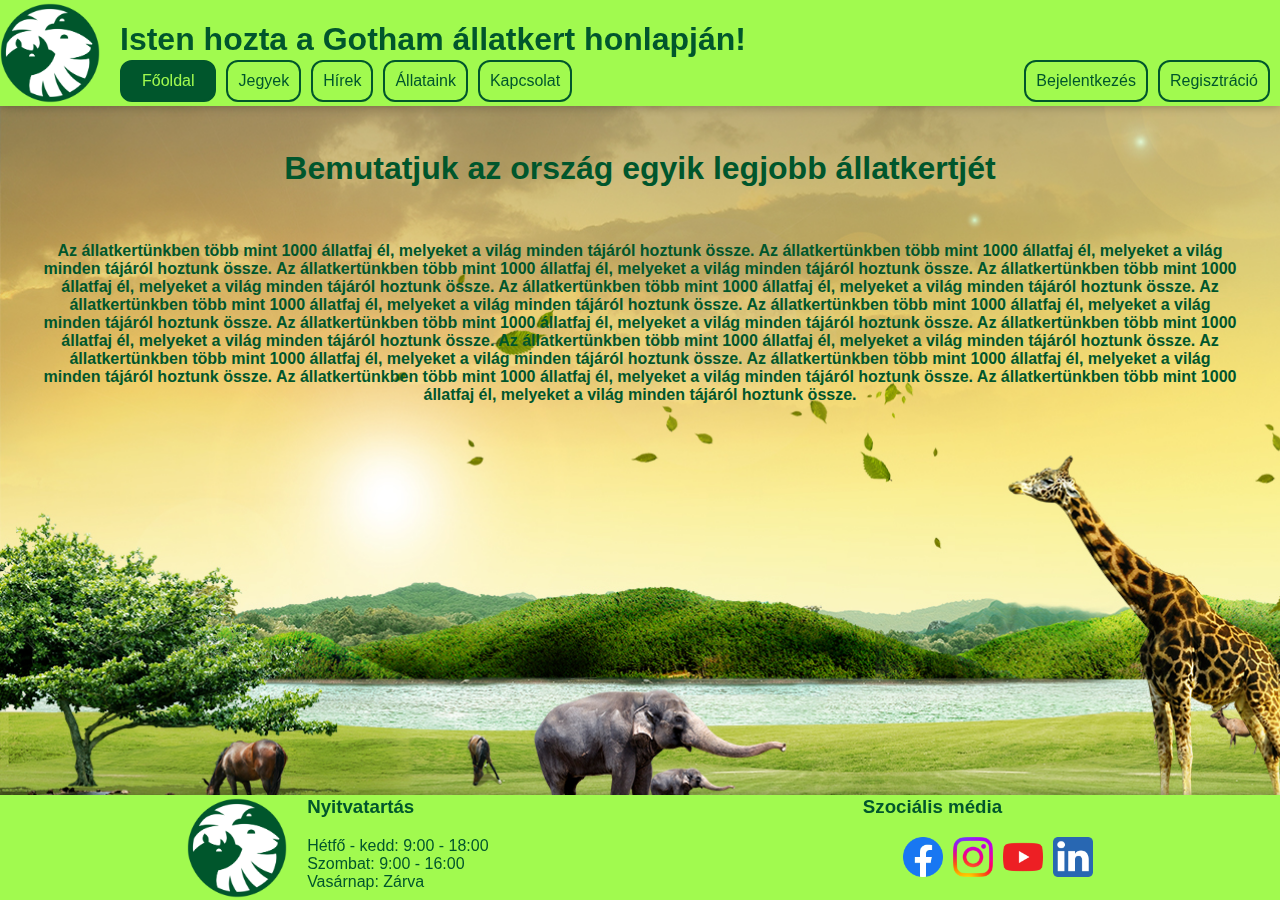
<file: index.html>
<!DOCTYPE html>
<html lang="hu">

<head>
	<meta charset="UTF-8">
	<meta name="viewport" content="width=device-width, initial-scale=1.0">
	<meta name="author" content="Kormos Sándor, Szigetvári Vince">
	<title>Főoldal | Gotham állatkert</title>
	<link rel="stylesheet" href="css/style.css">
	<link rel="icon" href="img/zoo3.png">
	<meta name="keywords" content="Gotham, allatkert, zoo, Hungary">
	<meta name="description" content="Gotham állatkert honlapja.">
</head>

<body class="fooldal">
	<header>
		<div class="header-content-wrapper">
			<div class="header-above-nav">
				<div class="logo">
					<img src="img/zoo3.png" alt="logo">
				</div>
				<div>
					<h1>Isten hozta a Gotham állatkert honlapján!</h1>
				</div>
			</div>
			<nav>
				<div>
					<ul class="menu">
						<li><a href="index.html" class="current-page">Főoldal</a></li>
						<li><a href="jegyek.html" class="other-page">Jegyek</a></li>
						<li><a href="hirek.html" class="other-page">Hírek</a></li>
						<li><a href="allataink.html" class="other-page">Állataink</a></li>
						<li><a href="kapcsolat.html" class="other-page">Kapcsolat</a></li>
					</ul>
				</div>
				<div>
					<ul class="user">
						<li><a href="regisztracio.html" class="other-page">Regisztráció</a></li> <!-- Ha be van jelentkezve, akkor ez a menüpont ne jelenjen meg -->
						<li><a href="bejelentkezes.html" class="other-page">Bejelentkezés</a></li> <!-- Ha be van jelentkezve, akkor kijelentkezés ehelyett -->
					</ul>
				</div>
			</nav>
		</div>
	</header>

	<main>
		<div class="index-content-wrapper">
			<!-- Az állatkert bemutatása, pár random kép + ChatGPT rizsa -->
			<h1>Bemutatjuk az ország egyik legjobb állatkertjét</h1>
			<br>
			<p class="fooldal_szoveg"> Az állatkertünkben több mint 1000 állatfaj él, melyeket a világ minden tájáról hoztunk össze. Az állatkertünkben
			több mint 1000 állatfaj él, melyeket a világ minden tájáról hoztunk össze. Az állatkertünkben több mint 1000
			állatfaj él, melyeket a világ minden tájáról hoztunk össze. Az állatkertünkben több mint 1000 állatfaj él,
			melyeket a világ minden tájáról hoztunk össze. Az állatkertünkben több mint 1000 állatfaj él, melyeket a világ
			minden tájáról hoztunk össze. Az állatkertünkben több mint 1000 állatfaj él, melyeket a világ minden tájáról
			hoztunk össze. Az állatkertünkben több mint 1000 állatfaj él, melyeket a világ minden tájáról hoztunk össze. Az
			állatkertünkben több mint 1000 állatfaj él, melyeket a világ minden tájáról hoztunk össze. Az állatkertünkben
			több mint 1000 állatfaj él, melyeket a világ minden tájáról hoztunk össze. Az állatkertünkben több mint 1000
			állatfaj él, melyeket a világ minden tájáról hoztunk össze. Az állatkertünkben több mint 1000 állatfaj él,
			melyeket a világ minden tájáról hoztunk össze. Az állatkertünkben több mint 1000 állatfaj él, melyeket a világ
			minden tájáról hoztunk össze. Az állatkertünkben több mint 1000 állatfaj él, melyeket a világ minden tájáról hoztunk össze. Az állatkertünkben több mint 1000 állatfaj él, melyeket a világ minden tájáról hoztunk össze.</p>
		</div>
	</main>

	<footer>
		<div class="footer-content-wrapper">
			<div class="footer-left">
				<div class="logo">
					<img src="img/zoo3.png" alt="logo">
				</div>
				<div>
					<h3>Nyitvatartás</h3>
					<ul>
						<li>Hétfő - kedd: 9:00 - 18:00</li>
						<li>Szombat: 9:00 - 16:00</li>
						<li>Vasárnap: Zárva</li>
					</ul>
				</div>
			</div>
			<div>
				<h3>Szociális média</h3>
				<ul class="social-media-icons">
					<li><a href="https://www.facebook.com"><img src="img/facebook%20logo_icon.png" alt="Facebook"></a></li>
					<li><a href="https://www.instagram.com"><img src="img/instagram%20logo_icon.png" alt="Instagram"></a></li>
					<li><a href="https://www.youtube.com"><img src="img/youtube%20logo_icon.png" alt="Youtube"></a></li>
					<li><a href="https://www.linkedin.com"><img src="img/linkedin%20logo_icon.png" alt="LinkedIn"></a></li>
				</ul>
			</div>
		</div>
	</footer>
</body>

</html>
</file>
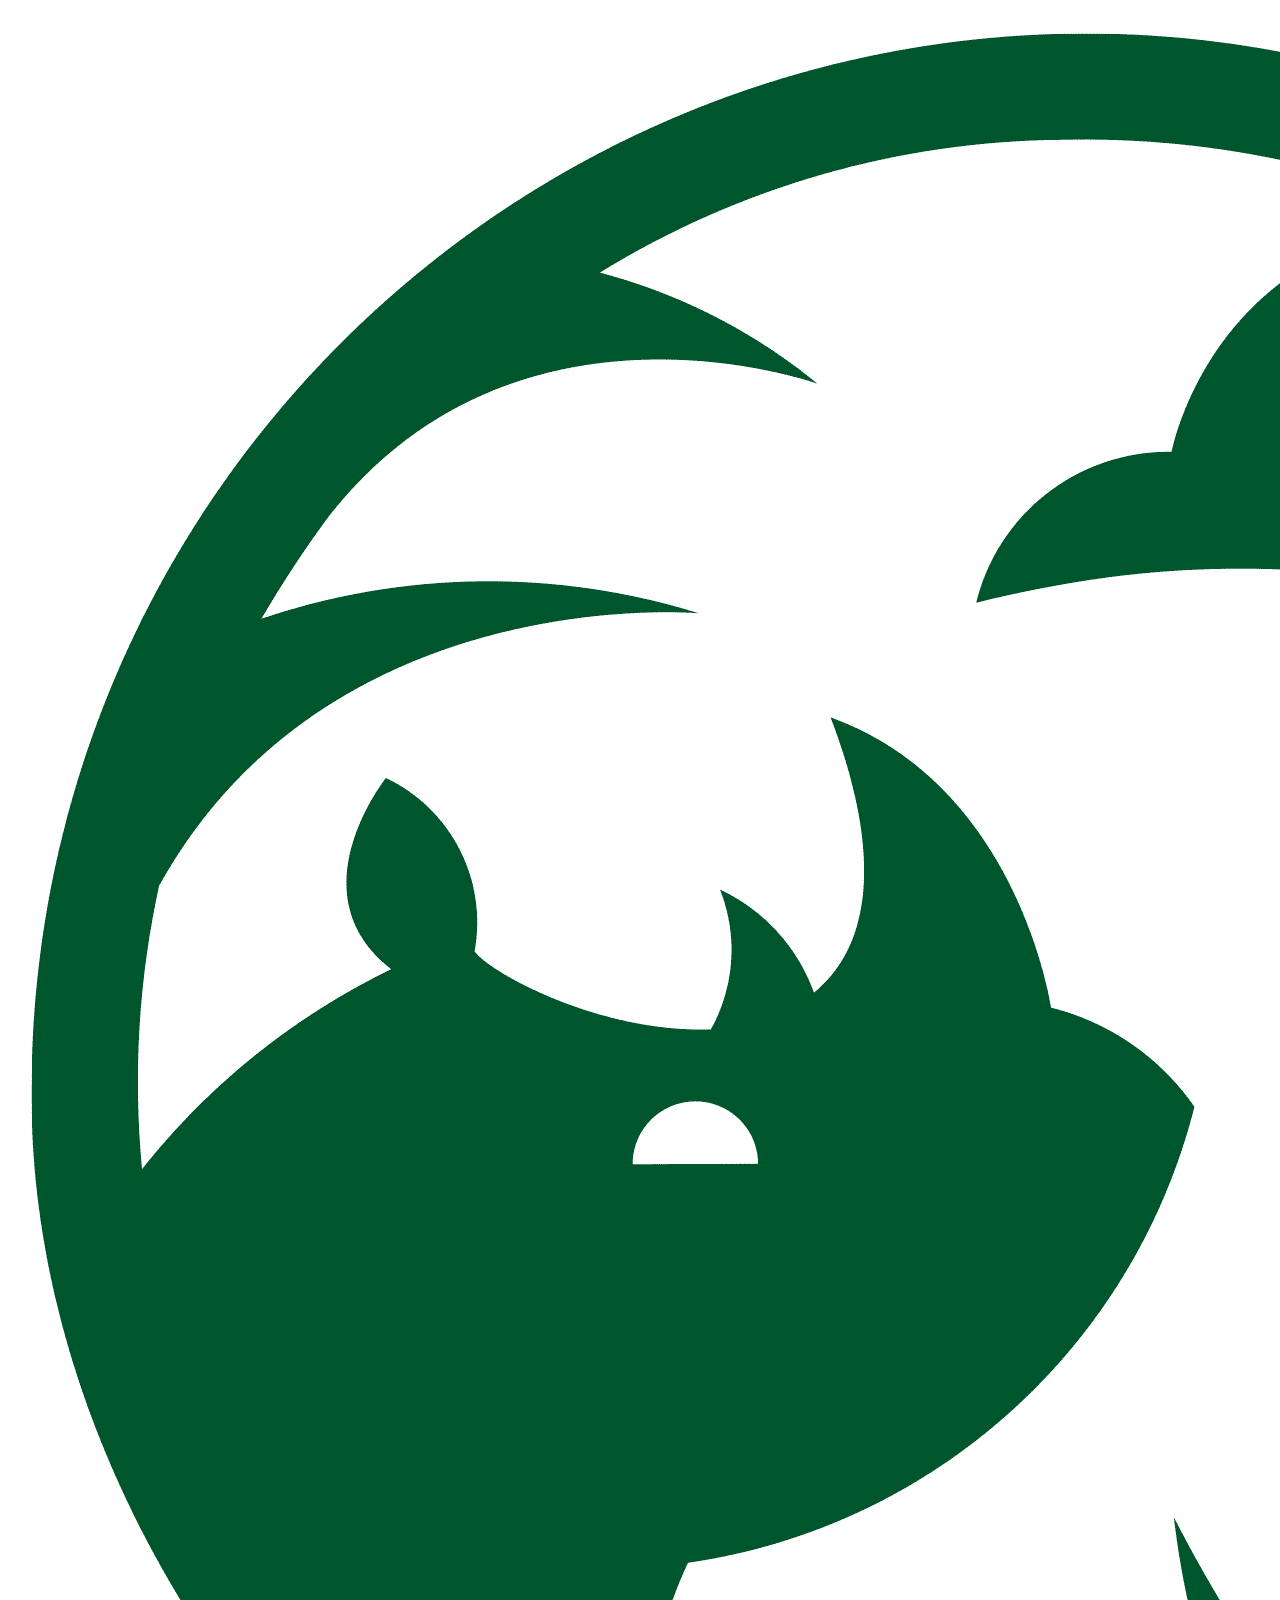
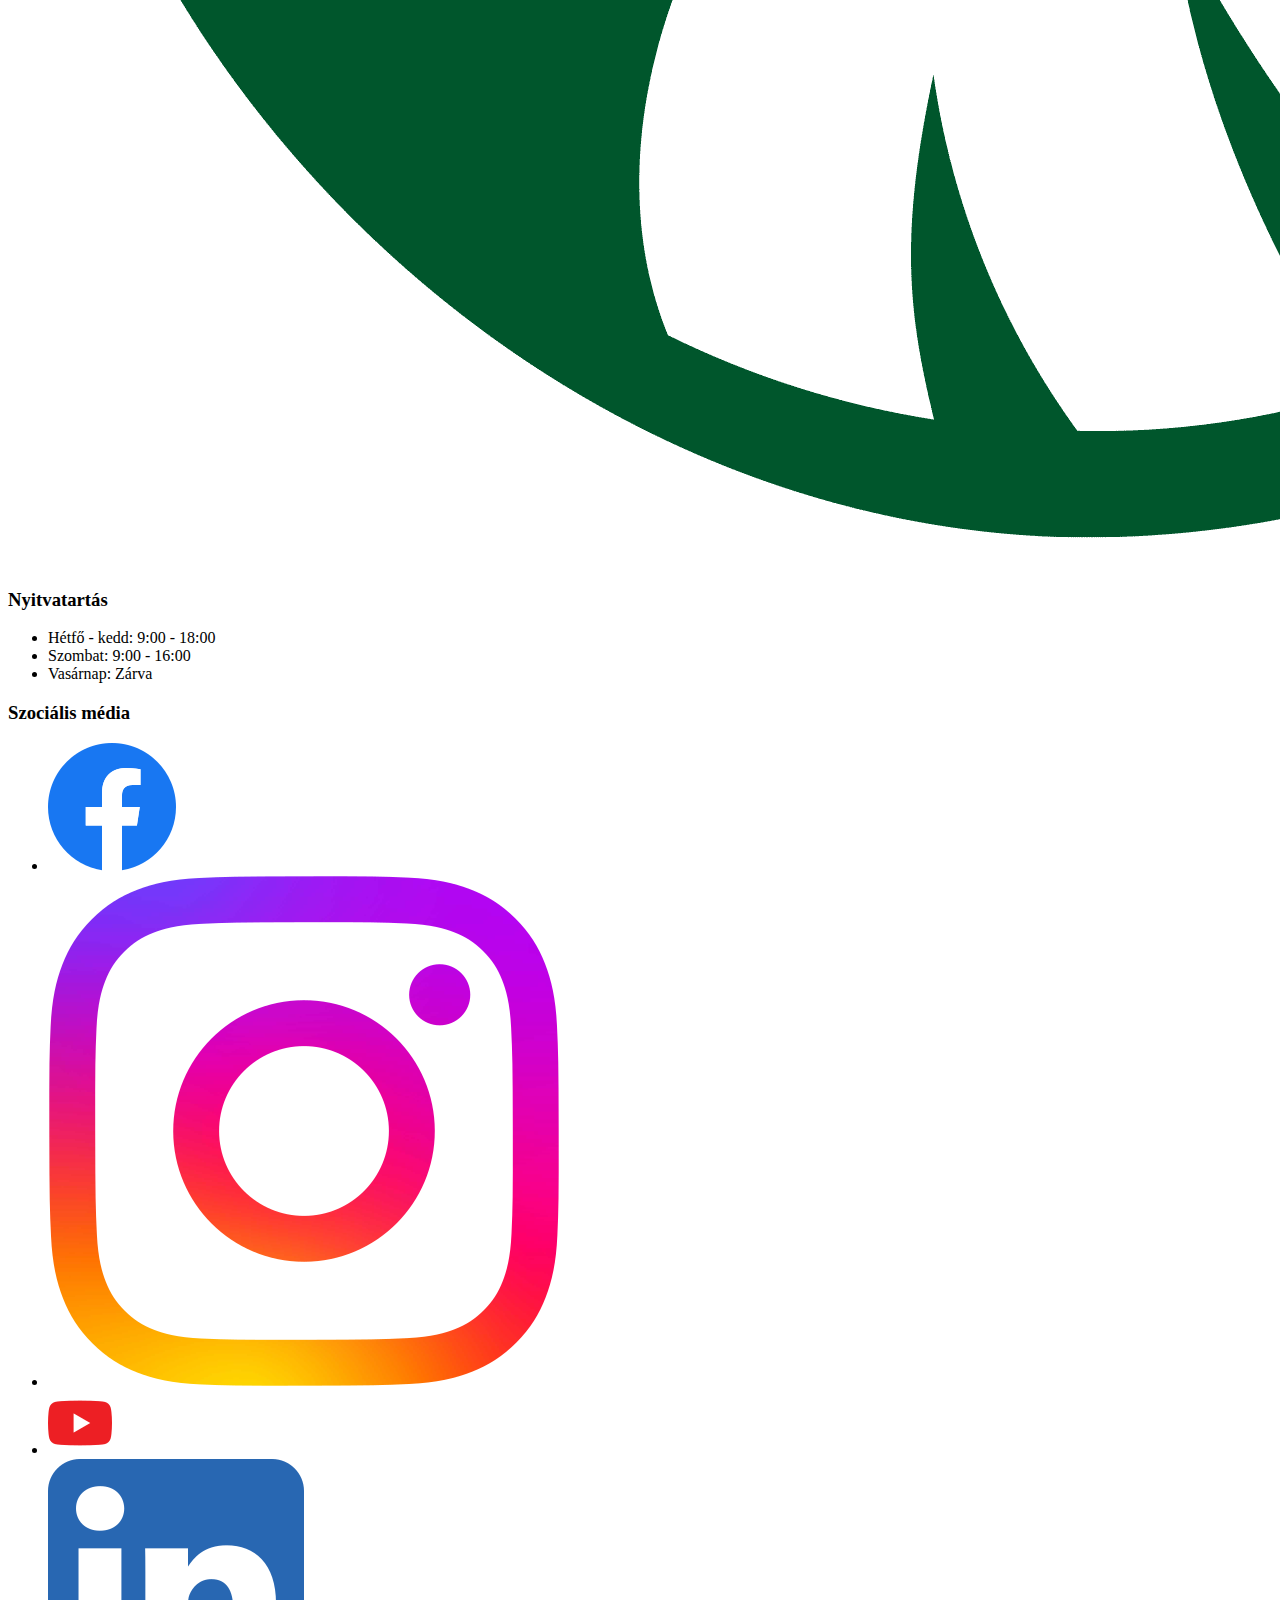
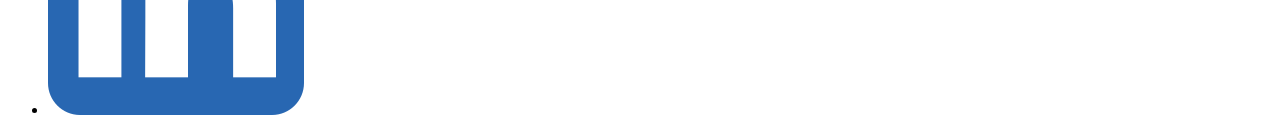
<file: footer.html>
<!DOCTYPE html>
<html lang="hu">

<footer>
    <div class="footer-content-wrapper">
        <div class="footer-left">
            <div class="logo">
                <img src="img/zoo3.png" alt="logo">
            </div>
            <div>
                <h3>Nyitvatartás</h3>
                <ul>
                    <li>Hétfő - kedd: 9:00 - 18:00</li>
                    <li>Szombat: 9:00 - 16:00</li>
                    <li>Vasárnap: Zárva</li>
                </ul>
            </div>
        </div>
        <div>
            <h3>Szociális média</h3>
            <ul class="social-media-icons">
                <li><a href="https://www.facebook.com"><img src="img/facebook%20logo_icon.png" alt="Facebook"></a></li>
                <li><a href="https://www.instagram.com"><img src="img/instagram%20logo_icon.png" alt="Instagram"></a></li>
                <li><a href="https://www.youtube.com"><img src="img/youtube%20logo_icon.png" alt="Youtube"></a></li>
                <li><a href="https://www.linkedin.com"><img src="img/linkedin%20logo_icon.png" alt="LinkedIn"></a></li>
            </ul>
        </div>
    </div>
</footer>

</html>
</file>
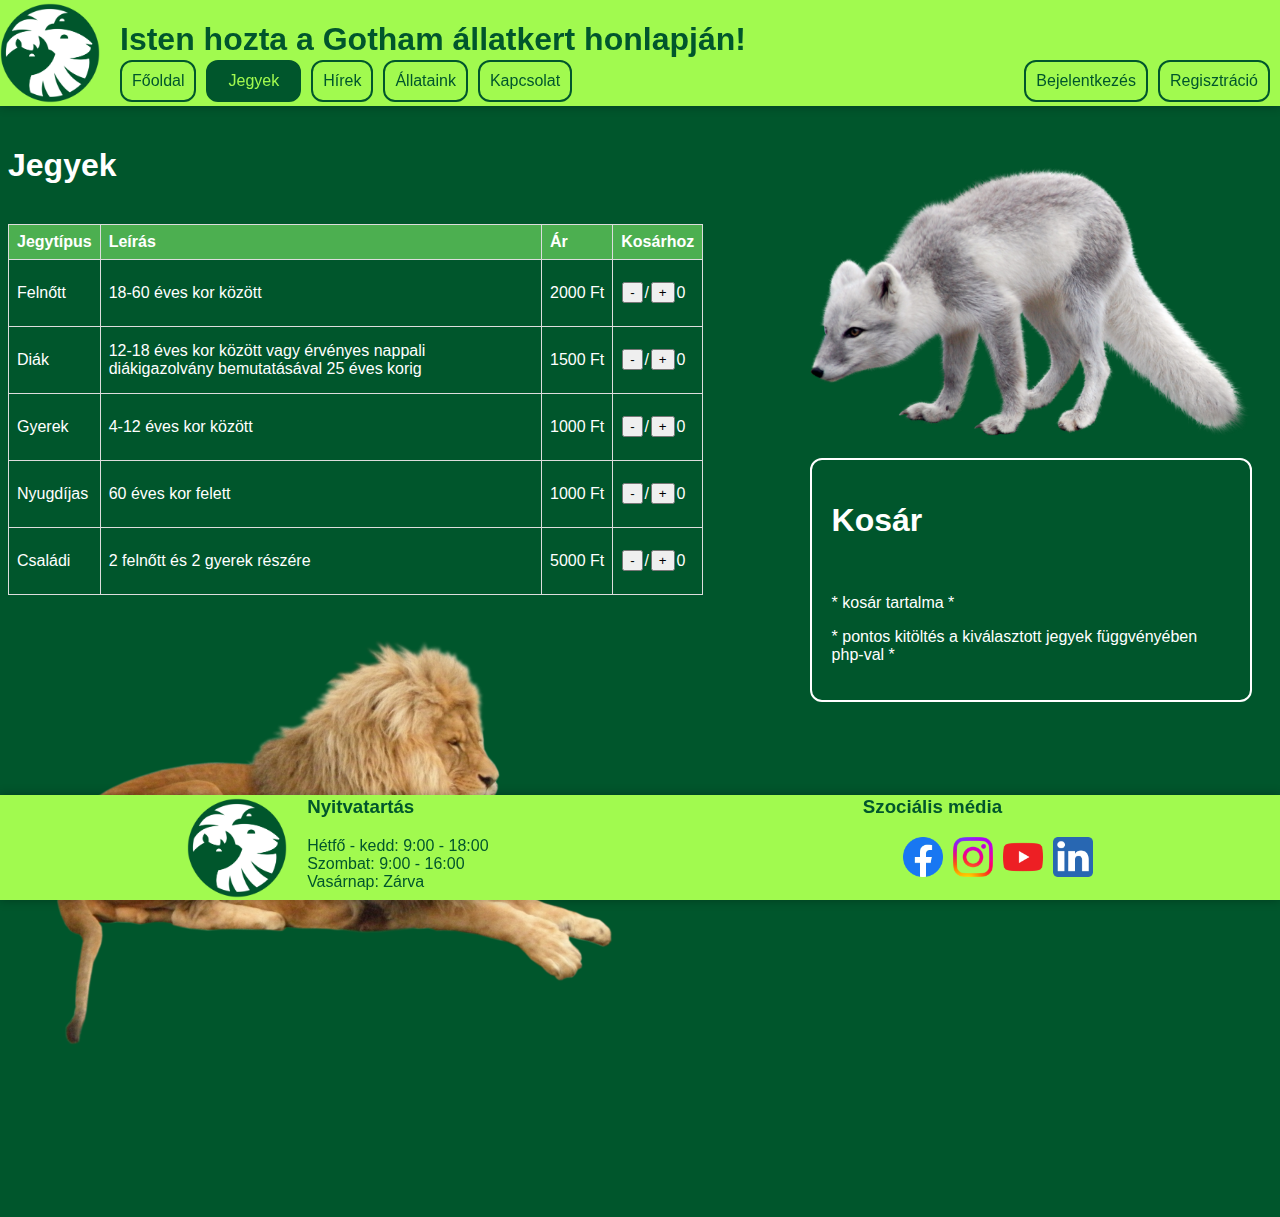
<file: jegyek.html>
<!DOCTYPE html>
<html lang="hu">

<head>
	<meta charset="UTF-8">
	<meta name="viewport" content="width=device-width, initial-scale=1.0">
	<meta name="author" content="Kormos Sándor, Szigetvári Vince">
	<title>Jegyek | Gotham állatkert</title>
	<link rel="stylesheet" href="css/style.css">
	<link rel="icon" href="img/zoo3.png">
	<meta name="keywords" content="Gotham, allatkert, zoo, Hungary">
	<meta name="description" content="Gotham állatkert honlapja.">
</head>

<body class="egyeboldal">
	<header>
		<div class="header-content-wrapper">
			<div class="header-above-nav">
				<div class="logo">
					<img src="img/zoo3.png" alt="logo">
				</div>
				<div>
					<h1>Isten hozta a Gotham állatkert honlapján!</h1>
				</div>
			</div>
			<nav>
				<div>
					<ul class="menu">
						<li><a href="index.html" class="other-page">Főoldal</a></li>
						<li><a href="jegyek.html" class="current-page">Jegyek</a></li>
						<li><a href="hirek.html" class="other-page">Hírek</a></li>
						<li><a href="allataink.html" class="other-page">Állataink</a></li>
						<li><a href="kapcsolat.html" class="other-page">Kapcsolat</a></li>
					</ul>
				</div>
				<div>
					<ul class="user">
						<li><a href="regisztracio.html" class="other-page">Regisztráció</a></li> <!-- Ha be van jelentkezve, akkor ez a menüpont ne jelenjen meg -->
						<li><a href="bejelentkezes.html" class="other-page">Bejelentkezés</a></li> <!-- Ha be van jelentkezve, akkor kijelentkezés ehelyett -->
					</ul>
				</div>
			</nav>
		</div>
	</header>

	<main>
		<div class="main_multicolumn-content-wrapper">
			<div class="left-column">
				<h1>Jegyek</h1>
				<br>
				
				<form method="POST"></form> <!-- php-vel majd nyomon követni/feldolgozni -->
					<table>
						<tr>
							<th>Jegytípus</th>
							<th>Leírás</th>
							<th>Ár</th>
							<th>Kosárhoz</th>
						</tr>
						<tr>
							<td>Felnőtt</td>
							<td>18-60 éves kor között</td>
							<td>2000&nbsp;Ft</td>
							<td>
								<div class="jegyhozzaad">
									<input type="hidden" name="quantity_felnott" value="0">
									<button class="jegy-btn" name="minus_felnott">-</button>
									<p class="elvalaszto">/</p>
									<button class="jegy-btn" name="plus_felnott">+</button>
									<p class="mennyiseg">0</p>
								</div>
							</td>
						</tr>
						<tr>
							<td>Diák</td>
							<td>12-18 éves kor között vagy érvényes nappali diákigazolvány bemutatásával 25 éves korig</td>
							<td>1500&nbsp;Ft</td>
							<td>
								<div class="jegyhozzaad">
									<input type="hidden" name="quantity_diak" value="0">
									<button class="jegy-btn" name="minus_diak">-</button>
									<p class="elvalaszto">/</p>
									<button class="jegy-btn" name="plus_diak">+</button>
									<p class="mennyiseg">0</p>
								</div>
							</td>
						</tr>
						<tr>
							<td>Gyerek</td>
							<td>4-12 éves kor között</td>
							<td>1000&nbsp;Ft</td>
							<td>
								<div class="jegyhozzaad">
									<input type="hidden" name="quantity_gyerek" value="0">
									<button class="jegy-btn" name="minus_gyerek">-</button>
									<p class="elvalaszto">/</p>
									<button class="jegy-btn" name="plus_gyerek">+</button>
									<p class="mennyiseg">0</p>
								</div>
							</td>
						</tr>
						<tr>
							<td>Nyugdíjas</td>
							<td>60 éves kor felett</td>
							<td>1000&nbsp;Ft</td>
							<td>
								<div class="jegyhozzaad">
									<input type="hidden" name="quantity_nyugdijas" value="0">
									<button class="jegy-btn" name="minus_nyugdijas">-</button>
									<p class="elvalaszto">/</p>
									<button class="jegy-btn" name="plus_nyugdijas">+</button>
									<p class="mennyiseg">0</p>
								</div>
							</td>
						</tr>
						<tr>
							<td>Családi</td>
							<td>2 felnőtt és 2 gyerek részére</td>
							<td>5000&nbsp;Ft</td>
							<td>
								<div class="jegyhozzaad">
									<input type="hidden" name="quantity_csaladi" value="0">
									<button class="jegy-btn" name="minus_csaladi">-</button>
									<p class="elvalaszto">/</p>
									<button class="jegy-btn" name="plus_csaladi">+</button>
									<p class="mennyiseg">0</p>
								</div>
							</td>
						</tr>
					</table>

				<div class="transparent_bg_img">
					<img class="balrol" src="img/Lion%20Animal%20-%20640x462.png" alt="oroszlanOszi" title="oroszlán Oszi">
				</div>
			</div>

			<div class="right-column">
				<div class="transparent_bg_img">
					<img class="jobbrol" src="img/Arctic%20Snow%20Fox%20-%20640x394.png" alt="sarkiRudi" title="sarki Rudi">
				</div>

				<div class="kosar">
					<h1>Kosár</h1>
					<br>
					<p>
						* kosár tartalma *
					</p>
					<p>
						* pontos kitöltés a kiválasztott jegyek függvényében php-val *
					</p>
				</div>
			</div>

		</div>
	</main>

	<footer>
		<div class="footer-content-wrapper">
			<div class="footer-left">
				<div class="logo">
					<img src="img/zoo3.png" alt="logo">
				</div>
				<div>
					<h3>Nyitvatartás</h3>
					<ul>
						<li>Hétfő - kedd: 9:00 - 18:00</li>
						<li>Szombat: 9:00 - 16:00</li>
						<li>Vasárnap: Zárva</li>
					</ul>
				</div>
			</div>
			<div>
				<h3>Szociális média</h3>
				<ul class="social-media-icons">
					<li><a href="https://www.facebook.com"><img src="img/facebook%20logo_icon.png" alt="Facebook"></a></li>
					<li><a href="https://www.instagram.com"><img src="img/instagram%20logo_icon.png" alt="Instagram"></a></li>
					<li><a href="https://www.youtube.com"><img src="img/youtube%20logo_icon.png" alt="Youtube"></a></li>
					<li><a href="https://www.linkedin.com"><img src="img/linkedin%20logo_icon.png" alt="LinkedIn"></a></li>
				</ul>
			</div>
		</div>
	</footer>
</body>

</html>
</file>
<file: css/style.css>
body {
	font-family: sans-serif;
}

/*
HEADER
Külön wrapper azért van hogy a header színe kiérjen a lap széléig.
Logó bal oldalon, mellette az üdvözlő szöveggel,
alattuk a menü, bejelentkezés jobb oldalra igazítva.
Logó + szöveg eltűnik.
*/
header {
	color: #00562C;
	background-color: #A1FA4F;
	position: fixed;
	top: 0;
	left: 0;
	width: 100%;
	box-shadow: 0px 0px 10px rgba(0, 0, 0, 0.3);
	z-index: 100;
}
.header-content-wrapper {
	max-width: 1300px;
	margin: 0 auto;
	padding: 0 0 4px 0;
	display: flex;
	flex-flow: column;
	justify-content: space-between;
}

nav {
	display: flex;
	justify-content: space-between;
	align-items: center;
	width: 100%;
}
nav ul {
	list-style-type: none;
	margin: 0;
	padding: 0;
	/* overflow: hidden; */
	top: 0;
	width: 100%;
}
nav li {
	float: left;
	margin-right: 10px;
	margin-top: 4px;
}
nav li a {
	display: block;
	text-decoration: none;
}

/* A jelenlegi oldal kiemelése a menüben */
.current-page {
	background-color: #00562C;
	border: 2px solid #00562C;
	border-radius: 12px;
	padding: 10px 20px;
	color: #A1FA4F;
}
.other-page {
	background-color: #A1FA4F;
	border: 2px solid #00562C;
	border-radius: 12px;
	padding: 10px 10px;
	color: #00562C;
}
.other-page:hover {
	background-color: #00562C;
	color: #A1FA4F;
}

/* */
.header-above-nav {
	display: flex;
	align-items: flex-start;
	height: 56px;
}

/* Reg, Login/Logout jobbra (kis képernyőnél, mikor 2 sorban írja ki) */
.user li {
	float: right;
}

/* Menu a szöveg alatt amíg nem kell eltűntetni. */
.menu {
	margin-left: 120px;
}

@media screen and (max-width: 855px) {
	.header-above-nav {
		display: none;
	}
	.menu {
		margin-left: 0;
	}
}

/* Header, footer logója */
.logo {
	display: flex;
	align-items: flex-start;
	
	margin-top: 3px;
	padding-right: 20px;
	max-width: 100px;
}
.logo img {
	width: 100%;
}

/*
FOOTER
Külön wrapper azért van hogy a footer színe kiérjen a lap széléig, de a szöveg túl széles böngésző ablakban középen maradjon
*/
footer {
	color: #00562C;
	background-color: #A1FA4F;
	position: fixed;
	bottom: 0;
	left: 0;
	width: 100%;
	height: 105px;
	z-index: 100;
	box-shadow: 0px 0px 10px rgba(0, 0, 0, 0.3);
}
.footer-content-wrapper {
	max-width: 1300px;
	margin: 0 auto;
	padding: 0;
	display: flex;
	flex-wrap: nowrap;
	justify-content: space-around;
	align-items: flex-start;
}
.footer-content-wrapper h3 {
	margin-top: 1px;
}
.footer-left {
	display: flex;
	align-items: flex-start;
}
.footer-left ul {
	list-style-type: none;
	margin: 0;
	padding: 0;
}

/*
MAIN
flex display egymás mellé tol elemeket, nem jó
A wrapper itt talán elhagyható, mert ugyan az a háttér mint a body-ban is
A fix header miatt kell a padding
#TODO - @media-val a margin top és bottomokat lehetne állítani, hogy a header és footer ne takarja el a tartalmat amikor megnövekszik az egymás alá csúszó nvabar menüpontok miatt
*/

main {
	margin-top: 126px;
	margin-bottom: 120px;
}

.fooldal {
	background-image: url('../img/fooldal_hatter.jpg');
	background-repeat: no-repeat;
	background-attachment: fixed;
	background-size: cover;
	/* color: white; */
	background-color: #00562C;
	margin-top: 150px;
	margin-bottom: 120px;
}
.egyeboldal {
	background-color: #00562C;
}
.main-content-wrapper {
	color: white;
	background-color: #00562C;
	max-width: 1300px;
	margin: 0 auto;
}



/* fooldal */
.index-content-wrapper {
	color: #00562C;
	justify-content: center;
	align-items: center;
	text-align: center;
	max-width: 1200px;
	margin: 0 auto;
}
.fooldal_szoveg {
	font-weight: bold;
}



/* jegyek */
/* több oszlop a jegyek oldalon */
.main_multicolumn-content-wrapper {
	color: white;
	background-color: #00562C;
	max-width: 1300px;
	margin: 0 auto;
	display: flex;
	justify-content: space-between;
}
/* bal oldali oszlop - JEGYEK */
.left-column {
	width: 55%;
}
.left-column table {
	width: 100%;
	border-collapse: collapse;
	margin-bottom: 12px;
}
.left-column table th, .left-column table td {
	border: 1px solid #ddd;
	padding: 8px;
	text-align: left;
}
.left-column table th {
	background-color: #4CAF50;
	color: white;
}
/* jobb oldali oszlop - KOSÁR */
.right-column {
	width: 35%;
	padding: 20px 20px;
}
.kosar {
	border: 2px solid white;
	border-radius: 12px;
	padding: 20px 20px;
}

/*oszlopok a többi oldalhoz (kapcsolat, regisztráció/bejelentkezés*/
.left-column2 {
	width: 40%;
	padding: 6px 6px;
}
.right-column2 {
	width: 50%;
	padding: 6px 6px;
	display: flex;
	justify-content: center;
}

@media (max-width: 625px) {
	.main_multicolumn-content-wrapper {
		flex-direction: column;
	}
	.left-column, .right-column, .left-column2, .right-column2 {
		width: 100%;
	}
}

/* jegy gombok */
.jegyhozzaad {
	display: flex;
	align-items: center;
	justify-content: space-around;
	width: 65px;
}
/* .jegy-btn {
	border: 2px solid white;
	background-color: #00562C;
	color: white;
	border-radius: 50%;
	width: 20px;
	height: 20px;
	display: flex;
	align-items: center;
	justify-content: center;
}
.jegy-btn:hover {
	background-color: white;
	color: #00562C;
} */
.jegyhozzaad input[type="number"] {
    width: 100%;
    border: 1px solid #ddd;
    border-radius: 2px;
}


/* áttesztő hátterű képek, méret szabályozás id alapján */
.transparent_bg_img {
	max-width: 1300px;
	margin: 20px auto;
	display: flex;
	justify-content: space-between;
	align-items: center;
}
.transparent_bg_img img {
	max-width: 100%;
	height: auto;
}



/* hirek */
.hirbox {
	padding: 12px;
	margin-top: 10px;
	margin-bottom: 10px;
	max-width: 1300px;
	max-height: 1500px;
	display: flex;
	align-items: flex-start;
	justify-content: space-between;
	flex-direction: row;
}
/* .hirbox:hover {
	border: 2px solid white;
	border-radius: 12px;
	padding: 10px;
} */
.date {
	font-style: italic;
}
.centered {
    text-align: center;
}
.hir_body {
	width: 45%;
	display: flex;
	flex-direction: column;
	align-items: flex-start;
	justify-content: flex-start;
	max-height: 1400px;
}
.hir_comments {
	width: 45%;
	display: flex;
	flex-direction: column;
	align-items: flex-end;
	justify-content: flex-start;
	max-height: 1400px;
}
.hir_body video {
	width: 100%;
	max-width: 705px;
	height: auto;
}
.hir_body img {
	max-width: 100%;
	height: auto;
}
@media (max-width: 800px) {
	.hir_box {
		flex-direction: column;
	}
	.hir_body, .hir_comments {
		width: 100%;
	}
}
/* likeok, válaszok */
.heart-icon:before {
    content: "\f004";
    font-family: "Font Awesome 5 Free";
    font-weight: 700;
	font-size: 18px;
	border-color: white;
	color: #aab9b2;
}
.heart-icon.filled:before {
    color: yellow;
}
.answer-icon:before {
    content: "\f086";
    font-family: "Font Awesome 5 Free";
    font-weight: 700;
    font-size: 18px;
	border-color: white;
    color: #03331c;
}
.trash-icon:before {
    content: "\f1f8";
    font-family: "Font Awesome 5 Free";
    font-weight: 700;
    font-size: 18px;
    border-color: white;
    color: #aab9b2;
}
/* kommentek */
.c_aux img {
	width: 20px;
	height: 20px;
}
.comment,
.answer {
	width: 100%;
	border-collapse: collapse;
	margin-bottom: 6px;
}
.answer td, .comment td {
	border: 1px solid #ddd;
	padding: 5px;
	text-align: left;
}
.c_aux {
	background-color: #4CAF50;
	color: white;
	margin: 2px;
}
.c_aux p {
	margin: 3px;
}



/* kapcsolat */
.social-media-icons {
	display: flex;
	gap: 10px;
	list-style-type: none;
}
.social-media-icons img {
	max-width: 40px;
	height: auto;
}
#l1 {
	list-style-type: none;
}



/*regisztráció*/
.reg_urlap {
	display: flex;
	flex-direction: column;
	align-items: center;
	width: 100%;
	max-width: 500px;
	margin: 0 auto;
	padding: 20px;
	box-shadow: 0px 0px 10px rgba(0, 0, 0, 0.3);
	border-radius: 5px;
}
.reg_urlap textarea,
.reg_urlap input[type="email"],
.reg_urlap input[type="text"],
.reg_urlap input[type="password"] {
	width: 100%;
	padding: 10px;
	margin-bottom: 10px;
	border: 1px solid #ddd;
	border-radius: 5px;
}
/*reset, submit gombok és hibaüzenetek egységes stílussal*/
input[type="reset"],
input[type="submit"] {
	padding: 10px;
	border: none;
	color: white;
	cursor: pointer;
	border-radius: 5px;
	font-size: 15px;
}
input[type="reset"],
.submitclass {
	width: 45%;
}
.commentsubmit,
.commentreset {
	width: 100%;
	padding: 5px;
	border: none;
	color: white;
	cursor: pointer;
	border-radius: 5px;
	font-size: 10px;
}
.fizetes,
.kosarurit {
	width: 100%;
}
.fizetes,
.commentsubmit,
.submitclass {
	background-color: #55c058;
}
.fizetes:hover,
.commentsubmit:hover,
.submitclass:hover {
	background-color: #419746;
}
input[type="reset"] {
    background-color: grey;
    margin-right: 6%;
}
input[type="reset"]:hover {
    background-color: rgb(90, 90, 90);
}
.kosarurit,
.commentreset {
	background-color: grey;
}
.commentreset:hover,
.kosarurit:hover {
    background-color: rgb(90, 90, 90);
}
.formgomb {
	width: 100%;
	display: flex;
	justify-content: space-between;
}
.formgomb form {
    width: 50%;
}
.error-message {
    color: #a94442;
    background-color: #f2dede;
    border-color: #ebccd1;
    padding: 15px;
    margin-bottom: 20px;
    border: 1px solid transparent;
    border-radius: 4px;
}
@keyframes fadeOut {
    0% {
        opacity: 1;
    }
    100% {
        opacity: 0;
    }
}
.success-message {
    color: #155724;
    background-color: #94eca8;
    border-color: #6ed185;
    padding: 15px;
    margin-bottom: 20px;
    border: 1px solid transparent;
    border-radius: 4px;
    animation: fadeOut 5s ease-out forwards;
}
.neutral-message {
    color: #313536;
    background-color: #bebfc0;
    border-color: #7e8181;
    padding: 15px;
    margin-bottom: 20px;
    border: 1px solid transparent;
    border-radius: 4px;
	animation: fadeOut 5s ease-out forwards;
}


/*kép animációk*/
@keyframes slideInFromRight {
	0% {
		transform: translateX(100%);
		opacity: 0;
	}
	100% {
		transform: translateX(0);
		opacity: 1;
	}
}
@keyframes slideInFromLeft {
	0% {
		transform: translateX(-100%);
		opacity: 0;
	}
	100% {
		transform: translateX(0);
		opacity: 1;
	}
}
@keyframes slideInFromUp {
	0% {
		transform: translateY(-100%);
		opacity: 0;
	}
	100% {
		transform: translateY(0);
		opacity: 1;
	}
}
@keyframes slideInFromDown {
	0% {
		transform: translateY(100%);
		opacity: 0;
	}
	100% {
		transform: translateY(0);
		opacity: 1;
	}
}
.jobbrol {
	animation: slideInFromRight 2s ease-out;
}
.balrol {
	animation: slideInFromLeft 4s ease-out;
}
.felulrol {
	animation: slideInFromUp 3s ease-out;
}
.alulrol {
	animation: slideInFromDown 1s ease-out;
}
</file>
